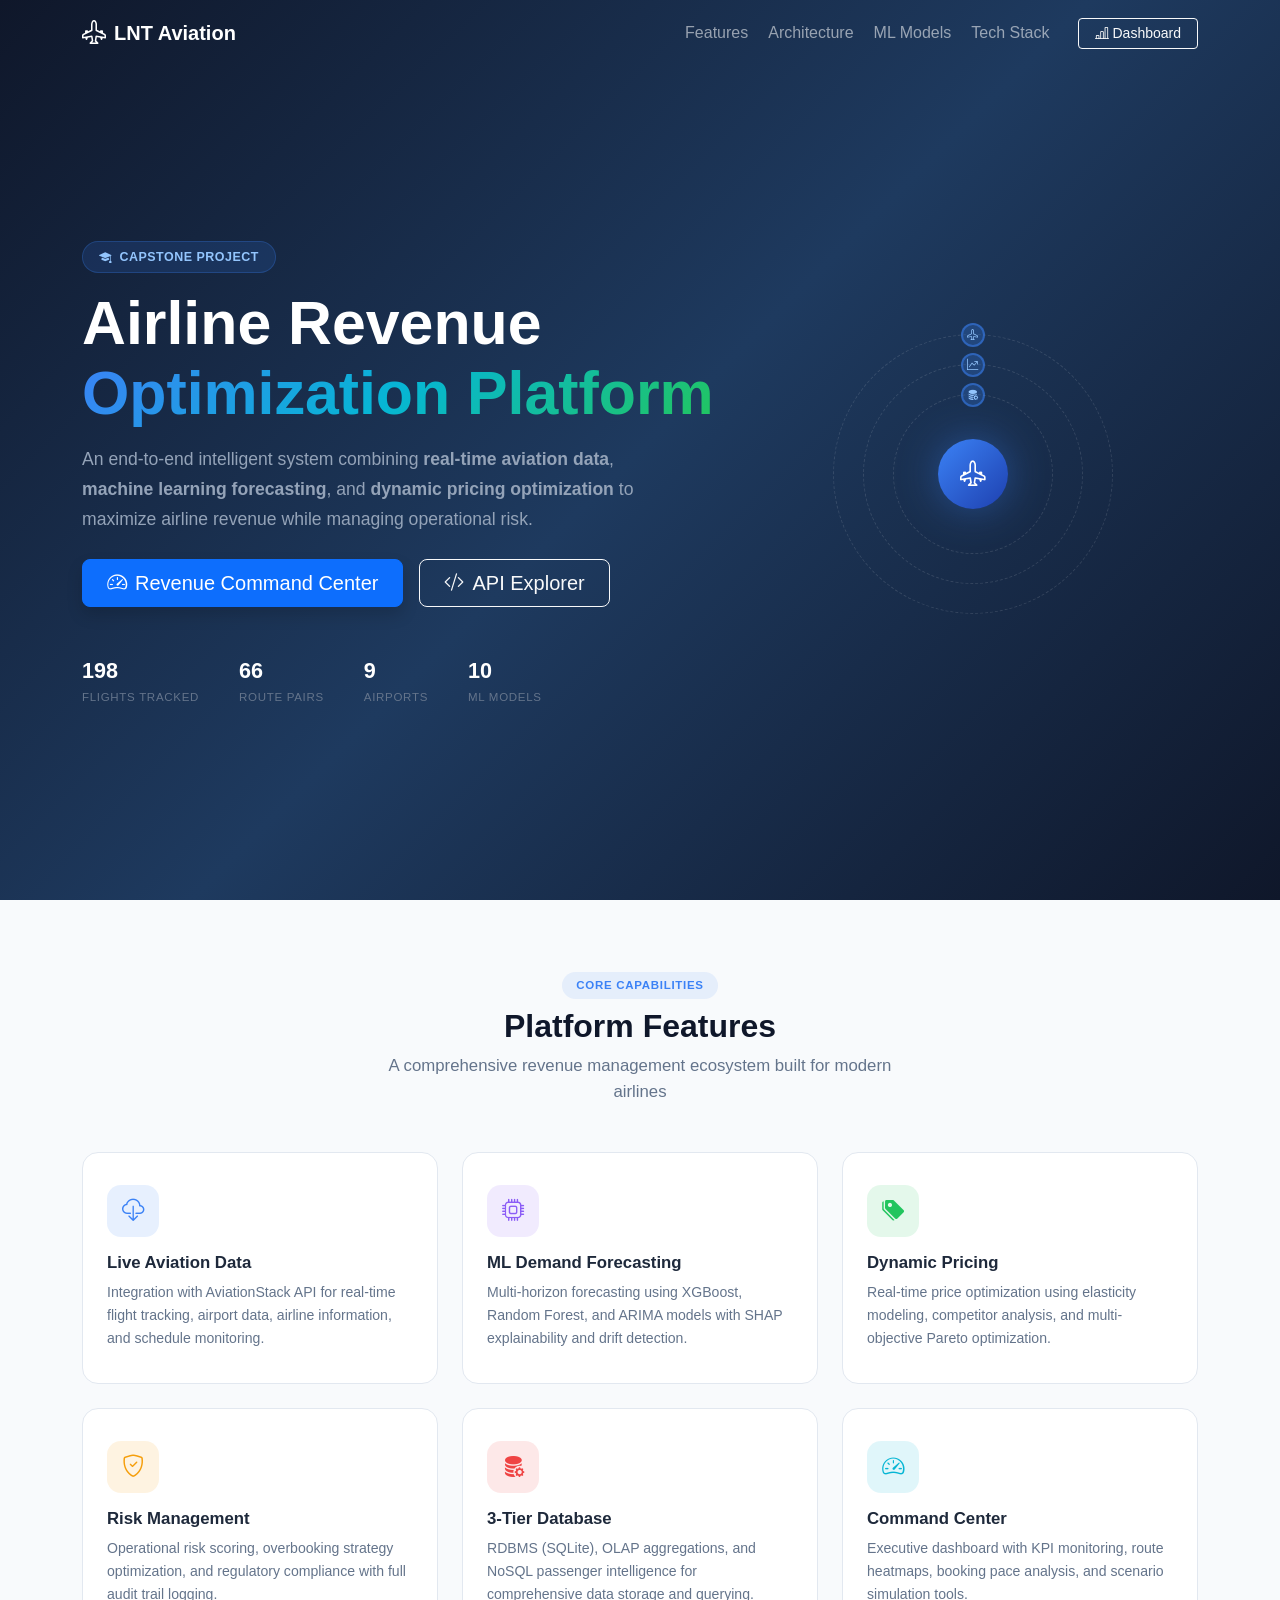
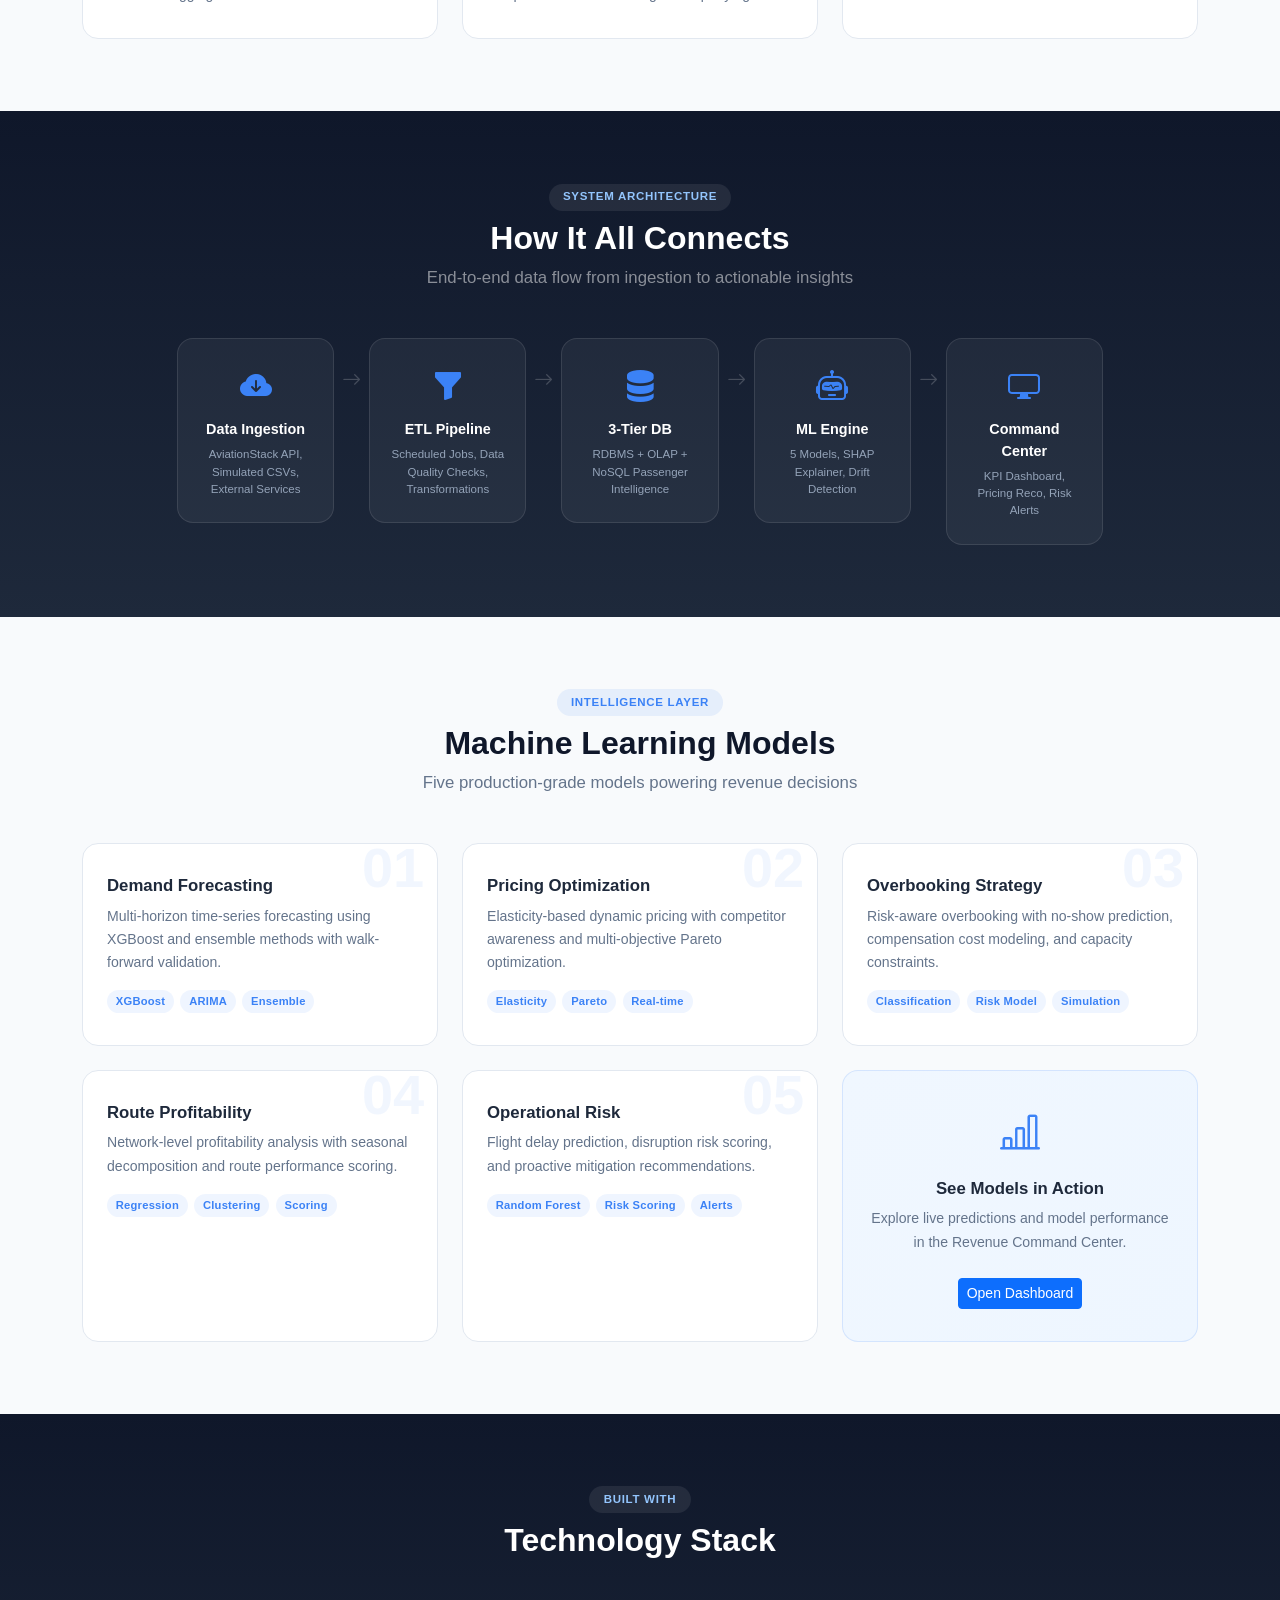
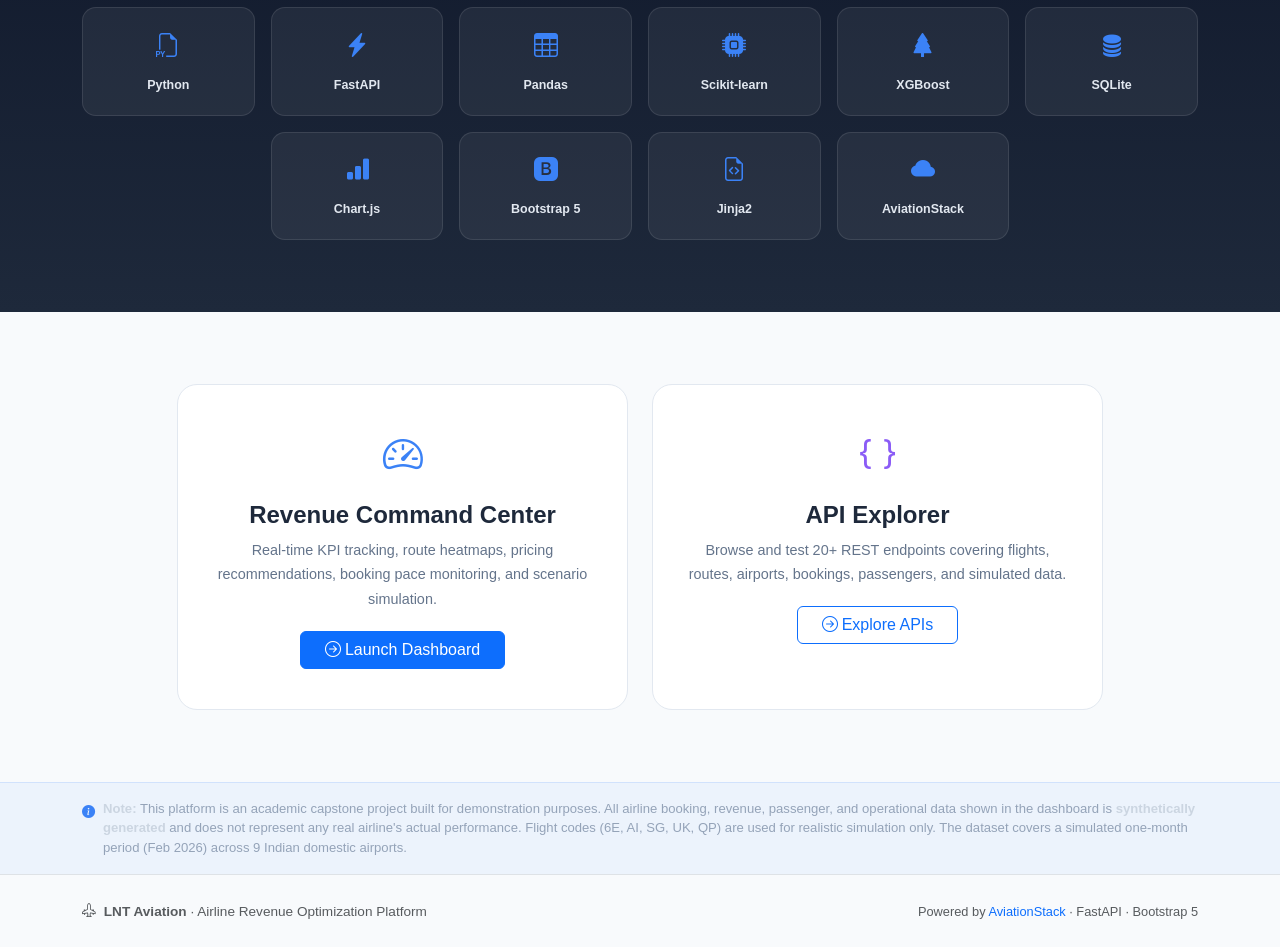
<file: templates/landing.html>
<!DOCTYPE html>
<html lang="en">
<head>
    <meta charset="UTF-8" />
    <meta name="viewport" content="width=device-width, initial-scale=1.0" />
    <title>LNT Aviation – Airline Revenue Optimization Platform</title>
    <link href="https://cdn.jsdelivr.net/npm/bootstrap@5.3.2/dist/css/bootstrap.min.css" rel="stylesheet" />
    <link href="https://cdn.jsdelivr.net/npm/bootstrap-icons@1.11.3/font/bootstrap-icons.min.css" rel="stylesheet" />
    <link href="/static/landing.css" rel="stylesheet" />
</head>
<body>

<!-- ═══════════════════════════════════════════════════════════════════
     NAVBAR
     ═══════════════════════════════════════════════════════════════════ -->
<nav class="navbar navbar-expand-lg navbar-dark fixed-top" id="landing-nav">
    <div class="container">
        <a class="navbar-brand d-flex align-items-center" href="/">
            <i class="bi bi-airplane-engines me-2 fs-4"></i>
            <span class="fw-bold">LNT Aviation</span>
        </a>
        <button class="navbar-toggler" type="button" data-bs-toggle="collapse" data-bs-target="#navContent">
            <span class="navbar-toggler-icon"></span>
        </button>
        <div class="collapse navbar-collapse" id="navContent">
            <ul class="navbar-nav ms-auto mb-2 mb-lg-0 align-items-lg-center gap-lg-1">
                <li class="nav-item"><a class="nav-link" href="#features">Features</a></li>
                <li class="nav-item"><a class="nav-link" href="#architecture">Architecture</a></li>
                <li class="nav-item"><a class="nav-link" href="#models">ML Models</a></li>
                <li class="nav-item"><a class="nav-link" href="#stack">Tech Stack</a></li>
                <li class="nav-item ms-lg-3">
                    <a href="/dashboard" class="btn btn-outline-light btn-sm px-3">
                        <i class="bi bi-bar-chart-line me-1"></i>Dashboard
                    </a>
                </li>
                
            </ul>
        </div>
    </div>
</nav>

<!-- ═══════════════════════════════════════════════════════════════════
     HERO
     ═══════════════════════════════════════════════════════════════════ -->
<header class="hero-section d-flex align-items-center" id="hero">
    <div class="hero-particles" id="particles"></div>
    <div class="container position-relative z-1">
        <div class="row align-items-center">
            <div class="col-lg-7">
                <span class="hero-badge mb-3">
                    <i class="bi bi-mortarboard-fill me-1"></i> Capstone Project
                </span>
                <h1 class="hero-title">
                    Airline Revenue<br>
                    <span class="gradient-text">Optimization Platform</span>
                </h1>
                <p class="hero-subtitle mt-3">
                    An end-to-end intelligent system combining <strong>real-time aviation data</strong>,
                    <strong>machine learning forecasting</strong>, and <strong>dynamic pricing optimization</strong>
                    to maximize airline revenue while managing operational risk.
                </p>
                <div class="d-flex flex-wrap gap-3 mt-4">
                    <a href="/dashboard" class="btn btn-primary btn-lg px-4 shadow">
                        <i class="bi bi-speedometer2 me-2"></i>Revenue Command Center
                    </a>
                    <a href="/explorer" class="btn btn-outline-light btn-lg px-4">
                        <i class="bi bi-code-slash me-2"></i>API Explorer
                    </a>
                </div>
                <div class="hero-stats mt-5">
                    <div class="hero-stat">
                        <div class="hero-stat-value">198</div>
                        <div class="hero-stat-label">Flights Tracked</div>
                    </div>
                    <div class="hero-stat">
                        <div class="hero-stat-value">66</div>
                        <div class="hero-stat-label">Route Pairs</div>
                    </div>
                    <div class="hero-stat">
                        <div class="hero-stat-value">9</div>
                        <div class="hero-stat-label">Airports</div>
                    </div>
                    <div class="hero-stat">
                        <div class="hero-stat-value">10</div>
                        <div class="hero-stat-label">ML Models</div>
                    </div>
                </div>
            </div>
            <div class="col-lg-5 d-none d-lg-flex justify-content-center">
                <div class="hero-visual">
                    <div class="orbit-ring ring-1">
                        <div class="orbit-dot" style="--delay:0s"><i class="bi bi-airplane"></i></div>
                    </div>
                    <div class="orbit-ring ring-2">
                        <div class="orbit-dot" style="--delay:-5s"><i class="bi bi-graph-up-arrow"></i></div>
                    </div>
                    <div class="orbit-ring ring-3">
                        <div class="orbit-dot" style="--delay:-10s"><i class="bi bi-database-fill-gear"></i></div>
                    </div>
                    <div class="orbit-center">
                        <i class="bi bi-airplane-engines"></i>
                    </div>
                </div>
            </div>
        </div>
    </div>
</header>

<!-- ═══════════════════════════════════════════════════════════════════
     FEATURES
     ═══════════════════════════════════════════════════════════════════ -->
<section class="py-5" id="features">
    <div class="container py-4">
        <div class="text-center mb-5">
            <span class="section-badge">Core Capabilities</span>
            <h2 class="section-title mt-2">Platform Features</h2>
            <p class="section-subtitle">A comprehensive revenue management ecosystem built for modern airlines</p>
        </div>
        <div class="row g-4">
            <div class="col-md-6 col-lg-4">
                <div class="feature-card">
                    <div class="feature-icon" style="--accent:#3b82f6">
                        <i class="bi bi-cloud-download"></i>
                    </div>
                    <h5>Live Aviation Data</h5>
                    <p>Integration with AviationStack API for real-time flight tracking, airport data, airline information, and schedule monitoring.</p>
                </div>
            </div>
            <div class="col-md-6 col-lg-4">
                <div class="feature-card">
                    <div class="feature-icon" style="--accent:#8b5cf6">
                        <i class="bi bi-cpu"></i>
                    </div>
                    <h5>ML Demand Forecasting</h5>
                    <p>Multi-horizon forecasting using XGBoost, Random Forest, and ARIMA models with SHAP explainability and drift detection.</p>
                </div>
            </div>
            <div class="col-md-6 col-lg-4">
                <div class="feature-card">
                    <div class="feature-icon" style="--accent:#22c55e">
                        <i class="bi bi-tags-fill"></i>
                    </div>
                    <h5>Dynamic Pricing</h5>
                    <p>Real-time price optimization using elasticity modeling, competitor analysis, and multi-objective Pareto optimization.</p>
                </div>
            </div>
            <div class="col-md-6 col-lg-4">
                <div class="feature-card">
                    <div class="feature-icon" style="--accent:#f59e0b">
                        <i class="bi bi-shield-check"></i>
                    </div>
                    <h5>Risk Management</h5>
                    <p>Operational risk scoring, overbooking strategy optimization, and regulatory compliance with full audit trail logging.</p>
                </div>
            </div>
            <div class="col-md-6 col-lg-4">
                <div class="feature-card">
                    <div class="feature-icon" style="--accent:#ef4444">
                        <i class="bi bi-database-fill-gear"></i>
                    </div>
                    <h5>3-Tier Database</h5>
                    <p>RDBMS (SQLite), OLAP aggregations, and NoSQL passenger intelligence for comprehensive data storage and querying.</p>
                </div>
            </div>
            <div class="col-md-6 col-lg-4">
                <div class="feature-card">
                    <div class="feature-icon" style="--accent:#06b6d4">
                        <i class="bi bi-speedometer2"></i>
                    </div>
                    <h5>Command Center</h5>
                    <p>Executive dashboard with KPI monitoring, route heatmaps, booking pace analysis, and scenario simulation tools.</p>
                </div>
            </div>
        </div>
    </div>
</section>

<!-- ═══════════════════════════════════════════════════════════════════
     ARCHITECTURE
     ═══════════════════════════════════════════════════════════════════ -->
<section class="py-5 bg-dark-section" id="architecture">
    <div class="container py-4">
        <div class="text-center mb-5">
            <span class="section-badge light">System Architecture</span>
            <h2 class="section-title text-white mt-2">How It All Connects</h2>
            <p class="section-subtitle text-white-50">End-to-end data flow from ingestion to actionable insights</p>
        </div>
        <div class="row g-4 justify-content-center">
            <div class="col-lg-10">
                <div class="architecture-flow">
                    <div class="arch-step">
                        <div class="arch-icon"><i class="bi bi-cloud-arrow-down-fill"></i></div>
                        <div class="arch-label">Data Ingestion</div>
                        <div class="arch-detail">AviationStack API, Simulated CSVs, External Services</div>
                    </div>
                    <div class="arch-arrow"><i class="bi bi-arrow-right"></i></div>
                    <div class="arch-step">
                        <div class="arch-icon"><i class="bi bi-funnel-fill"></i></div>
                        <div class="arch-label">ETL Pipeline</div>
                        <div class="arch-detail">Scheduled Jobs, Data Quality Checks, Transformations</div>
                    </div>
                    <div class="arch-arrow"><i class="bi bi-arrow-right"></i></div>
                    <div class="arch-step">
                        <div class="arch-icon"><i class="bi bi-server"></i></div>
                        <div class="arch-label">3-Tier DB</div>
                        <div class="arch-detail">RDBMS + OLAP + NoSQL Passenger Intelligence</div>
                    </div>
                    <div class="arch-arrow"><i class="bi bi-arrow-right"></i></div>
                    <div class="arch-step">
                        <div class="arch-icon"><i class="bi bi-robot"></i></div>
                        <div class="arch-label">ML Engine</div>
                        <div class="arch-detail">5 Models, SHAP Explainer, Drift Detection</div>
                    </div>
                    <div class="arch-arrow"><i class="bi bi-arrow-right"></i></div>
                    <div class="arch-step">
                        <div class="arch-icon"><i class="bi bi-display"></i></div>
                        <div class="arch-label">Command Center</div>
                        <div class="arch-detail">KPI Dashboard, Pricing Reco, Risk Alerts</div>
                    </div>
                </div>
            </div>
        </div>
    </div>
</section>

<!-- ═══════════════════════════════════════════════════════════════════
     ML MODELS
     ═══════════════════════════════════════════════════════════════════ -->
<section class="py-5" id="models">
    <div class="container py-4">
        <div class="text-center mb-5">
            <span class="section-badge">Intelligence Layer</span>
            <h2 class="section-title mt-2">Machine Learning Models</h2>
            <p class="section-subtitle">Five production-grade models powering revenue decisions</p>
        </div>
        <div class="row g-4">
            <div class="col-md-6 col-xl-4">
                <div class="model-card">
                    <div class="model-number">01</div>
                    <h5>Demand Forecasting</h5>
                    <p>Multi-horizon time-series forecasting using XGBoost and ensemble methods with walk-forward validation.</p>
                    <div class="model-tags">
                        <span>XGBoost</span><span>ARIMA</span><span>Ensemble</span>
                    </div>
                </div>
            </div>
            <div class="col-md-6 col-xl-4">
                <div class="model-card">
                    <div class="model-number">02</div>
                    <h5>Pricing Optimization</h5>
                    <p>Elasticity-based dynamic pricing with competitor awareness and multi-objective Pareto optimization.</p>
                    <div class="model-tags">
                        <span>Elasticity</span><span>Pareto</span><span>Real-time</span>
                    </div>
                </div>
            </div>
            <div class="col-md-6 col-xl-4">
                <div class="model-card">
                    <div class="model-number">03</div>
                    <h5>Overbooking Strategy</h5>
                    <p>Risk-aware overbooking with no-show prediction, compensation cost modeling, and capacity constraints.</p>
                    <div class="model-tags">
                        <span>Classification</span><span>Risk Model</span><span>Simulation</span>
                    </div>
                </div>
            </div>
            <div class="col-md-6 col-xl-4">
                <div class="model-card">
                    <div class="model-number">04</div>
                    <h5>Route Profitability</h5>
                    <p>Network-level profitability analysis with seasonal decomposition and route performance scoring.</p>
                    <div class="model-tags">
                        <span>Regression</span><span>Clustering</span><span>Scoring</span>
                    </div>
                </div>
            </div>
            <div class="col-md-6 col-xl-4">
                <div class="model-card">
                    <div class="model-number">05</div>
                    <h5>Operational Risk</h5>
                    <p>Flight delay prediction, disruption risk scoring, and proactive mitigation recommendations.</p>
                    <div class="model-tags">
                        <span>Random Forest</span><span>Risk Scoring</span><span>Alerts</span>
                    </div>
                </div>
            </div>
            <div class="col-md-6 col-xl-4">
                <div class="model-card model-card-cta">
                    <div class="model-cta-inner">
                        <i class="bi bi-bar-chart-line fs-1 mb-3 d-block" style="color:#3b82f6"></i>
                        <h5>See Models in Action</h5>
                        <p>Explore live predictions and model performance in the Revenue Command Center.</p>
                        <a href="/dashboard" class="btn btn-primary btn-sm mt-2">Open Dashboard</a>
                    </div>
                </div>
            </div>
        </div>
    </div>
</section>

<!-- ═══════════════════════════════════════════════════════════════════
     TECH STACK
     ═══════════════════════════════════════════════════════════════════ -->
<section class="py-5 bg-dark-section" id="stack">
    <div class="container py-4">
        <div class="text-center mb-5">
            <span class="section-badge light">Built With</span>
            <h2 class="section-title text-white mt-2">Technology Stack</h2>
        </div>
        <div class="row g-3 justify-content-center">
            <div class="col-6 col-md-4 col-lg-2">
                <div class="tech-badge">
                    <i class="bi bi-filetype-py"></i>
                    <span>Python</span>
                </div>
            </div>
            <div class="col-6 col-md-4 col-lg-2">
                <div class="tech-badge">
                    <i class="bi bi-lightning-charge-fill"></i>
                    <span>FastAPI</span>
                </div>
            </div>
            <div class="col-6 col-md-4 col-lg-2">
                <div class="tech-badge">
                    <i class="bi bi-table"></i>
                    <span>Pandas</span>
                </div>
            </div>
            <div class="col-6 col-md-4 col-lg-2">
                <div class="tech-badge">
                    <i class="bi bi-cpu-fill"></i>
                    <span>Scikit-learn</span>
                </div>
            </div>
            <div class="col-6 col-md-4 col-lg-2">
                <div class="tech-badge">
                    <i class="bi bi-tree-fill"></i>
                    <span>XGBoost</span>
                </div>
            </div>
            <div class="col-6 col-md-4 col-lg-2">
                <div class="tech-badge">
                    <i class="bi bi-database-fill"></i>
                    <span>SQLite</span>
                </div>
            </div>
            <div class="col-6 col-md-4 col-lg-2">
                <div class="tech-badge">
                    <i class="bi bi-bar-chart-fill"></i>
                    <span>Chart.js</span>
                </div>
            </div>
            <div class="col-6 col-md-4 col-lg-2">
                <div class="tech-badge">
                    <i class="bi bi-bootstrap-fill"></i>
                    <span>Bootstrap 5</span>
                </div>
            </div>
            <div class="col-6 col-md-4 col-lg-2">
                <div class="tech-badge">
                    <i class="bi bi-file-earmark-code"></i>
                    <span>Jinja2</span>
                </div>
            </div>
            <div class="col-6 col-md-4 col-lg-2">
                <div class="tech-badge">
                    <i class="bi bi-cloud-fill"></i>
                    <span>AviationStack</span>
                </div>
            </div>
        </div>
    </div>
</section>

<!-- ═══════════════════════════════════════════════════════════════════
     QUICK LINKS / CTA
     ═══════════════════════════════════════════════════════════════════ -->
<section class="py-5" id="cta">
    <div class="container py-4">
        <div class="row g-4 justify-content-center">
            <div class="col-md-6 col-lg-5">
                <div class="cta-card cta-dashboard">
                    <i class="bi bi-speedometer2 cta-icon"></i>
                    <h4>Revenue Command Center</h4>
                    <p>Real-time KPI tracking, route heatmaps, pricing recommendations, booking pace monitoring, and scenario simulation.</p>
                    <a href="/dashboard" class="btn btn-primary px-4">
                        <i class="bi bi-arrow-right-circle me-1"></i>Launch Dashboard
                    </a>
                </div>
            </div>
            <div class="col-md-6 col-lg-5">
                <div class="cta-card cta-api">
                    <i class="bi bi-braces cta-icon"></i>
                    <h4>API Explorer</h4>
                    <p>Browse and test 20+ REST endpoints covering flights, routes, airports, bookings, passengers, and simulated data.</p>
                    <a href="/explorer" class="btn btn-outline-primary px-4">
                        <i class="bi bi-arrow-right-circle me-1"></i>Explore APIs
                    </a>
                </div>
            </div>
        </div>
    </div>
</section>

<!-- ═══════════════════════════════════════════════════════════════════
     DISCLAIMER
     ═══════════════════════════════════════════════════════════════════ -->
<section class="py-3" style="background:rgba(59,130,246,0.06);border-top:1px solid rgba(59,130,246,0.15)">
    <div class="container">
        <div class="d-flex align-items-start gap-2" style="font-size:.82rem;color:#94a3b8">
            <i class="bi bi-info-circle-fill mt-1" style="color:#3b82f6;flex-shrink:0"></i>
            <p class="mb-0">
                <strong style="color:#cbd5e1">Note:</strong> This platform is an academic capstone project built for demonstration purposes.
                All airline booking, revenue, passenger, and operational data shown in the dashboard is <strong style="color:#cbd5e1">synthetically generated</strong>
                and does not represent any real airline's actual performance. Flight codes (6E, AI, SG, UK, QP) are used for realistic simulation only.
                The dataset covers a simulated one-month period (Feb 2026) across 9 Indian domestic airports.
            </p>
        </div>
    </div>
</section>

<!-- ═══════════════════════════════════════════════════════════════════
     FOOTER
     ═══════════════════════════════════════════════════════════════════ -->
<footer class="py-4 border-top">
    <div class="container">
        <div class="row align-items-center">
            <div class="col-md-6 text-center text-md-start">
                <span class="text-muted" style="font-size:.85rem">
                    <i class="bi bi-airplane-engines me-1"></i>
                    <strong>LNT Aviation</strong> &middot; Airline Revenue Optimization Platform
                </span>
            </div>
            <div class="col-md-6 text-center text-md-end mt-2 mt-md-0">
                <span class="text-muted" style="font-size:.8rem">
                    Powered by <a href="https://aviationstack.com" target="_blank" rel="noopener" class="text-decoration-none">AviationStack</a>
                    &middot; FastAPI &middot; Bootstrap 5
                </span>
            </div>
        </div>
    </div>
</footer>

<script src="https://cdn.jsdelivr.net/npm/bootstrap@5.3.2/dist/js/bootstrap.bundle.min.js"></script>
<script>
// Navbar background on scroll
window.addEventListener('scroll', () => {
    const nav = document.getElementById('landing-nav');
    nav.classList.toggle('scrolled', window.scrollY > 60);
});

// Simple particle effect
(function initParticles() {
    const container = document.getElementById('particles');
    if (!container) return;
    for (let i = 0; i < 30; i++) {
        const p = document.createElement('div');
        p.className = 'particle';
        p.style.left = Math.random() * 100 + '%';
        p.style.animationDelay = Math.random() * 20 + 's';
        p.style.animationDuration = (15 + Math.random() * 20) + 's';
        p.style.opacity = (0.15 + Math.random() * 0.25).toFixed(2);
        p.style.width = p.style.height = (2 + Math.random() * 4) + 'px';
        container.appendChild(p);
    }
})();
</script>
</body>
</html>
</file>
<file: static/landing.css>
/* ============================================================
   LNT Aviation – Landing Page Styles
   ============================================================ */

/* ── Base ─────────────────────────────────────────────────── */
:root {
    --primary: #1e40af;
    --primary-light: #3b82f6;
    --accent: #06b6d4;
    --dark-bg: #0f172a;
    --card-bg: #ffffff;
}

* { box-sizing: border-box; }

html { scroll-behavior: smooth; }

body {
    font-family: "Segoe UI", Roboto, "Helvetica Neue", Arial, sans-serif;
    color: #1e293b;
    background: #f8fafc;
    margin: 0;
    overflow-x: hidden;
}

/* ── Navbar ───────────────────────────────────────────────── */
#landing-nav {
    background: transparent !important;
    transition: background .35s, box-shadow .35s;
    padding: .65rem 0;
    z-index: 1040;
}
#landing-nav.scrolled {
    background: rgba(15, 23, 42, .97) !important;
    box-shadow: 0 2px 20px rgba(0,0,0,.25);
    backdrop-filter: blur(10px);
}

/* ── Hero ─────────────────────────────────────────────────── */
.hero-section {
    min-height: 100vh;
    background: linear-gradient(135deg, #0f172a 0%, #1e3a5f 50%, #0f172a 100%);
    position: relative;
    overflow: hidden;
    padding: 7rem 0 4rem;
}

.hero-particles {
    position: absolute;
    inset: 0;
    pointer-events: none;
}

.particle {
    position: absolute;
    bottom: -10px;
    background: rgba(255,255,255,.6);
    border-radius: 50%;
    animation: floatUp linear infinite;
}

@keyframes floatUp {
    0%   { transform: translateY(0) translateX(0); opacity: 0; }
    10%  { opacity: var(--opacity, .2); }
    90%  { opacity: var(--opacity, .2); }
    100% { transform: translateY(-100vh) translateX(40px); opacity: 0; }
}

.hero-badge {
    display: inline-block;
    background: rgba(59, 130, 246, .15);
    color: #93c5fd;
    border: 1px solid rgba(59, 130, 246, .25);
    border-radius: 50px;
    padding: .35rem 1rem;
    font-size: .78rem;
    font-weight: 600;
    letter-spacing: .04em;
    text-transform: uppercase;
}

.hero-title {
    font-size: clamp(2.2rem, 5vw, 3.8rem);
    font-weight: 800;
    color: #fff;
    line-height: 1.15;
}

.gradient-text {
    background: linear-gradient(135deg, #3b82f6, #06b6d4, #22c55e);
    -webkit-background-clip: text;
    -webkit-text-fill-color: transparent;
    background-clip: text;
}

.hero-subtitle {
    font-size: 1.1rem;
    color: #94a3b8;
    max-width: 560px;
    line-height: 1.7;
}

.hero-stats {
    display: flex;
    gap: 2.5rem;
    flex-wrap: wrap;
}

.hero-stat-value {
    font-size: 1.35rem;
    font-weight: 700;
    color: #fff;
}

.hero-stat-label {
    font-size: .72rem;
    text-transform: uppercase;
    letter-spacing: .06em;
    color: #64748b;
    margin-top: 2px;
}

/* ── Orbit visual ─────────────────────────────────────────── */
.hero-visual {
    position: relative;
    width: 340px;
    height: 340px;
}

.orbit-ring {
    position: absolute;
    border: 1px dashed rgba(255,255,255,.12);
    border-radius: 50%;
    animation: spin 20s linear infinite;
}

.ring-1 { width: 280px; height: 280px; top: 30px; left: 30px; animation-duration: 18s; }
.ring-2 { width: 220px; height: 220px; top: 60px; left: 60px; animation-duration: 25s; animation-direction: reverse; }
.ring-3 { width: 160px; height: 160px; top: 90px; left: 90px; animation-duration: 15s; }

.orbit-dot {
    position: absolute;
    top: -12px;
    left: 50%;
    transform: translateX(-50%);
    width: 24px;
    height: 24px;
    background: rgba(59, 130, 246, .25);
    border: 2px solid rgba(59, 130, 246, .5);
    border-radius: 50%;
    display: flex;
    align-items: center;
    justify-content: center;
    font-size: .7rem;
    color: #93c5fd;
}

.orbit-center {
    position: absolute;
    top: 50%;
    left: 50%;
    transform: translate(-50%, -50%);
    width: 70px;
    height: 70px;
    background: linear-gradient(135deg, #3b82f6, #1e40af);
    border-radius: 50%;
    display: flex;
    align-items: center;
    justify-content: center;
    font-size: 1.6rem;
    color: #fff;
    box-shadow: 0 0 40px rgba(59, 130, 246, .4);
}

@keyframes spin { to { transform: rotate(360deg); } }

/* ── Section helpers ──────────────────────────────────────── */
.section-badge {
    display: inline-block;
    background: rgba(59, 130, 246, .1);
    color: var(--primary-light);
    border-radius: 50px;
    padding: .3rem .9rem;
    font-size: .72rem;
    font-weight: 700;
    text-transform: uppercase;
    letter-spacing: .06em;
}
.section-badge.light {
    background: rgba(255,255,255,.08);
    color: #93c5fd;
}

.section-title {
    font-size: 2rem;
    font-weight: 800;
    color: #0f172a;
}

.section-subtitle {
    color: #64748b;
    font-size: 1.05rem;
    max-width: 540px;
    margin: .5rem auto 0;
}

.bg-dark-section {
    background: linear-gradient(180deg, #0f172a, #1e293b);
}

/* ── Feature cards ────────────────────────────────────────── */
.feature-card {
    background: #fff;
    border-radius: 16px;
    padding: 2rem 1.5rem;
    height: 100%;
    border: 1px solid #e2e8f0;
    transition: transform .25s, box-shadow .25s;
}
.feature-card:hover {
    transform: translateY(-6px);
    box-shadow: 0 16px 40px rgba(0,0,0,.08);
}

.feature-icon {
    width: 52px;
    height: 52px;
    border-radius: 14px;
    background: color-mix(in srgb, var(--accent) 12%, transparent);
    color: var(--accent);
    display: flex;
    align-items: center;
    justify-content: center;
    font-size: 1.4rem;
    margin-bottom: 1rem;
}

.feature-card h5 {
    font-weight: 700;
    font-size: 1.05rem;
    margin-bottom: .5rem;
}
.feature-card p {
    font-size: .88rem;
    color: #64748b;
    line-height: 1.65;
    margin: 0;
}

/* ── Architecture flow ────────────────────────────────────── */
.architecture-flow {
    display: flex;
    align-items: flex-start;
    justify-content: center;
    gap: .5rem;
    flex-wrap: wrap;
}

.arch-step {
    background: rgba(255,255,255,.05);
    border: 1px solid rgba(255,255,255,.1);
    border-radius: 16px;
    padding: 1.5rem 1.2rem;
    text-align: center;
    flex: 1 1 140px;
    max-width: 180px;
    min-width: 140px;
}

.arch-icon {
    font-size: 2rem;
    color: #3b82f6;
    margin-bottom: .5rem;
}

.arch-label {
    font-weight: 700;
    color: #fff;
    font-size: .9rem;
    margin-bottom: .35rem;
}

.arch-detail {
    font-size: .72rem;
    color: #94a3b8;
    line-height: 1.5;
}

.arch-arrow {
    display: flex;
    align-items: center;
    color: rgba(255,255,255,.2);
    font-size: 1.2rem;
    padding-top: 1.8rem;
}

/* ── Model cards ──────────────────────────────────────────── */
.model-card {
    background: #fff;
    border-radius: 16px;
    padding: 2rem 1.5rem;
    height: 100%;
    border: 1px solid #e2e8f0;
    position: relative;
    overflow: hidden;
    transition: transform .25s, box-shadow .25s;
}
.model-card:hover {
    transform: translateY(-4px);
    box-shadow: 0 12px 32px rgba(0,0,0,.07);
}

.model-number {
    font-size: 3.5rem;
    font-weight: 900;
    color: rgba(59, 130, 246, .07);
    position: absolute;
    top: -.3rem;
    right: .8rem;
    line-height: 1;
}

.model-card h5 {
    font-weight: 700;
    font-size: 1.05rem;
    margin-bottom: .5rem;
}
.model-card p {
    font-size: .88rem;
    color: #64748b;
    line-height: 1.65;
}

.model-tags {
    display: flex;
    gap: .4rem;
    flex-wrap: wrap;
    margin-top: .5rem;
}
.model-tags span {
    background: rgba(59, 130, 246, .08);
    color: var(--primary-light);
    font-size: .7rem;
    font-weight: 600;
    padding: .2rem .55rem;
    border-radius: 50px;
    letter-spacing: .02em;
}

.model-card-cta {
    background: linear-gradient(135deg, #f0f7ff, #eef6ff);
    border-color: rgba(59, 130, 246, .15);
    display: flex;
    align-items: center;
    justify-content: center;
}

.model-cta-inner {
    text-align: center;
}

/* ── Tech badges ──────────────────────────────────────────── */
.tech-badge {
    background: rgba(255,255,255,.06);
    border: 1px solid rgba(255,255,255,.1);
    border-radius: 14px;
    padding: 1.2rem .8rem;
    text-align: center;
    transition: transform .2s, background .2s;
}
.tech-badge:hover {
    transform: translateY(-4px);
    background: rgba(255,255,255,.1);
}

.tech-badge i {
    font-size: 1.5rem;
    display: block;
    margin-bottom: .5rem;
    color: #3b82f6;
}
.tech-badge span {
    font-size: .78rem;
    font-weight: 600;
    color: #e2e8f0;
}

/* ── CTA cards ────────────────────────────────────────────── */
.cta-card {
    background: #fff;
    border-radius: 20px;
    padding: 2.5rem 2rem;
    text-align: center;
    border: 1px solid #e2e8f0;
    transition: transform .25s, box-shadow .25s;
    height: 100%;
}
.cta-card:hover {
    transform: translateY(-6px);
    box-shadow: 0 20px 50px rgba(0,0,0,.08);
}

.cta-icon {
    font-size: 2.5rem;
    display: block;
    margin-bottom: 1rem;
}

.cta-dashboard .cta-icon { color: var(--primary-light); }
.cta-api .cta-icon { color: #8b5cf6; }

.cta-card h4 {
    font-weight: 700;
    margin-bottom: .5rem;
}
.cta-card p {
    font-size: .9rem;
    color: #64748b;
    line-height: 1.7;
    margin-bottom: 1.2rem;
}

/* ── Footer ───────────────────────────────────────────────── */
footer {
    background: #f8fafc;
}

/* ── Responsive ───────────────────────────────────────────── */
@media (max-width: 991.98px) {
    .hero-stats { gap: 1.5rem; }
    .arch-arrow { display: none; }
    .architecture-flow { gap: 1rem; }
    .arch-step { max-width: 100%; }
}

@media (max-width: 575.98px) {
    .hero-title { font-size: 2rem; }
    .hero-stats { gap: 1rem; }
    .hero-stat-value { font-size: 1.1rem; }
}
</file>
